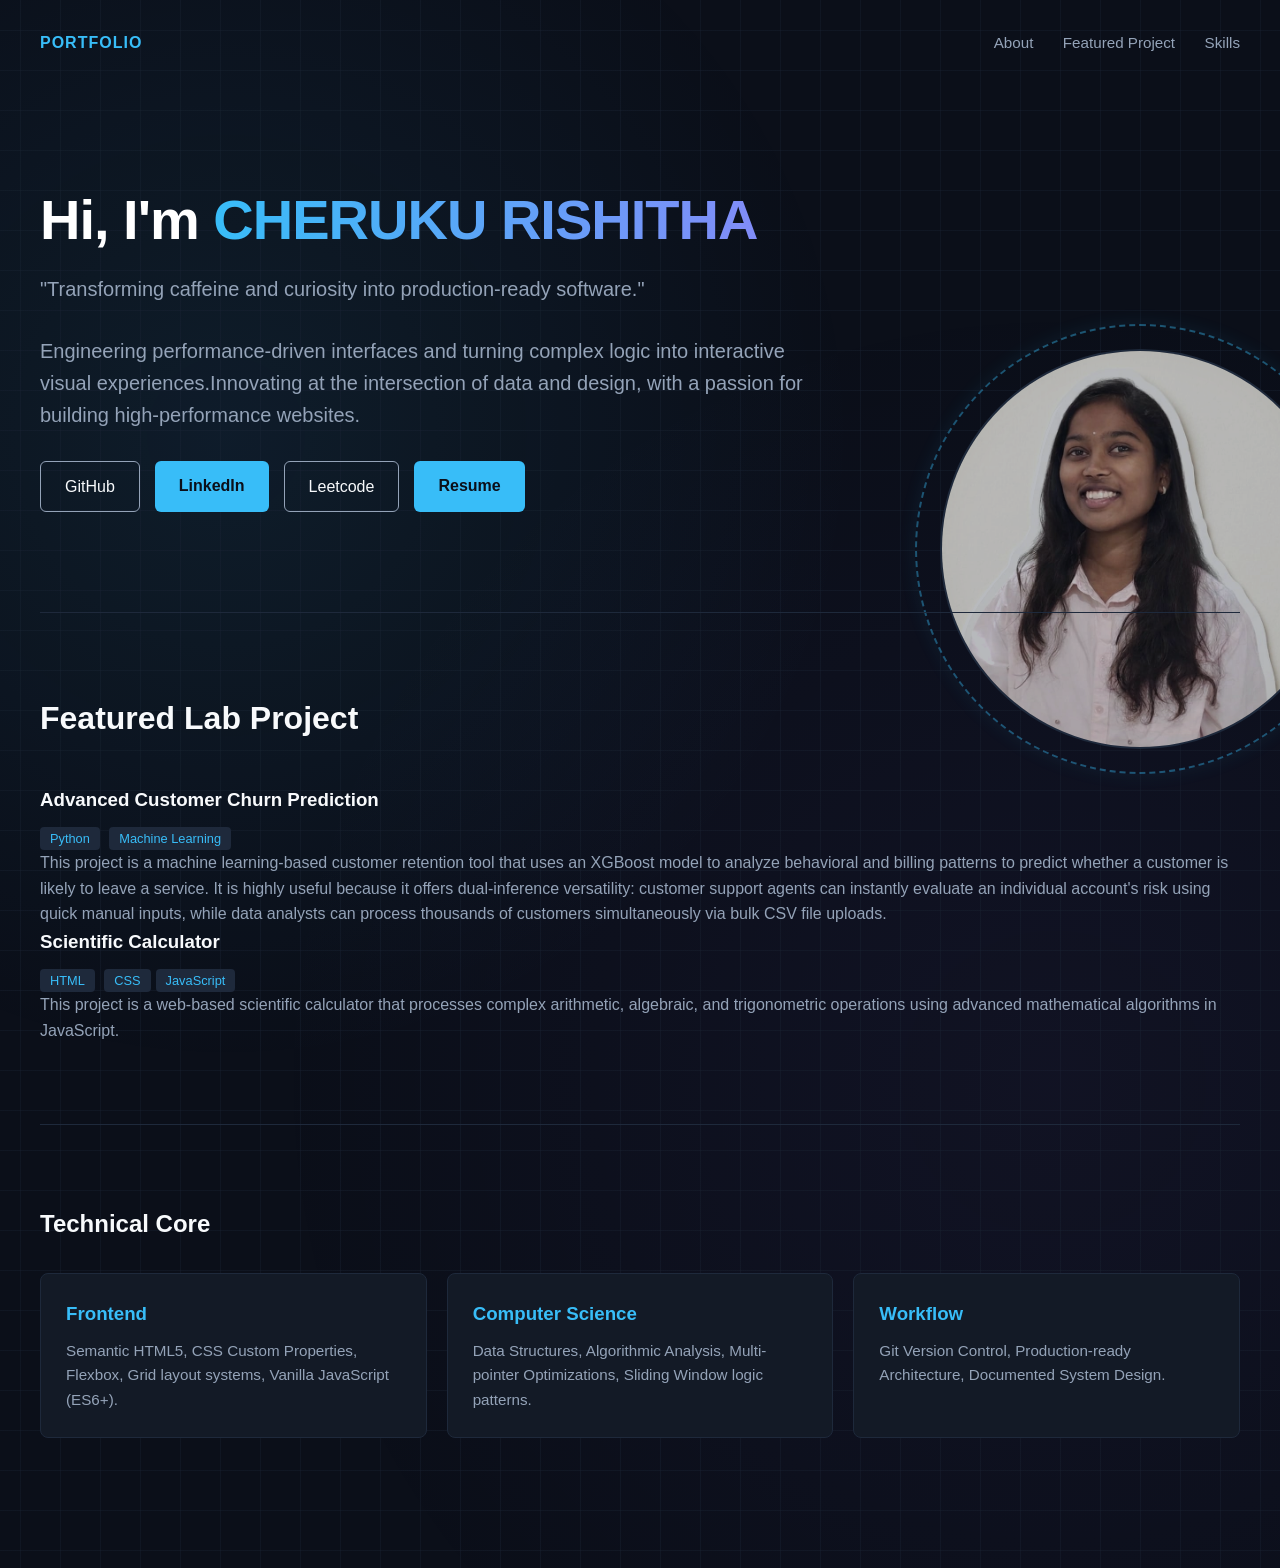
<file: index.html>
<!DOCTYPE html>
<html lang="en">
<head>
    <meta charset="UTF-8">
    <meta name="viewport" content="width=device-width, initial-scale=1.0">
    <title>Developer Portfolio & Lab</title>
    <link rel="stylesheet" href="index.css">
</head>
<body>

    <header>
        <div class="logo"><span>PORTFOLIO</span></div>
        <nav>
            <a href="#about">About</a>
            <a href="#project">Featured Project</a>
            <a href="#skills">Skills</a>
        </nav>
    </header>

    <section id="about" class="hero">
        <div class="hero-content">
            <h1>Hi, I'm <span class="highlight">CHERUKU RISHITHA</span></h1>
            <p>"Transforming caffeine and curiosity into production-ready software."</p>
            <p>Engineering performance-driven interfaces and turning complex logic into interactive visual experiences.Innovating at the intersection of data and design, with a passion for building high-performance websites.</p>
            <div class="social-links">
                <a href="https://github.com/Rishitha2814" target="_blank" class="btn-secondary">GitHub</a>
                <a href="https://www.linkedin.com/in/rishitha-cheruku" target="_blank" class="btn-primary">LinkedIn</a>
                <a href="https://leetcode.com/jrqyJhuxe8/" class="btn-secondary">Leetcode</a>
                <a href="Cheruku_Rishitha_ATS_Resume.pdf" target="_blank" class="btn-primary">Resume</a>
            </div>
        </div>
        <div class="circle-profile-container">
            <div class="rotating-ring"></div>
            <div class="profile-circle-mask">
                <img src="profile_image_2.jpeg" alt="Developer Portrait">
            </div>
        </div>
    </section>

    <section id="project" class="project-section">
        <div class="section-title">
            <h2>Featured Lab Project</h2>
        </div>

            <div class="case-study">
                <h3>Advanced Customer Churn Prediction</h3>
                <p class="tech-tags"><span>Python</span> <span>Machine Learning</span></p>
                <p>This project is a machine learning-based customer retention tool that uses an XGBoost model to analyze behavioral and billing patterns to predict whether a customer is likely to leave a service. It is highly useful because it offers dual-inference versatility: customer support agents can instantly evaluate an individual account's risk using quick manual inputs, while data analysts can process thousands of customers simultaneously via bulk CSV file uploads.</p>
                <h3>Scientific Calculator</h3>
                <p class="tech-tags"><span>HTML</span> <span>CSS</span><span>JavaScript</span></p>
                <p>This project is a web-based scientific calculator that processes complex arithmetic, algebraic, and trigonometric operations using advanced mathematical algorithms in JavaScript.</p>
            </div>
    </section>

    <section id="skills" class="skills-section">
        <h2>Technical Core</h2>
        <div class="skills-grid">
            <div class="skill-card">
                <h3>Frontend</h3>
                <p>Semantic HTML5, CSS Custom Properties, Flexbox, Grid layout systems, Vanilla JavaScript (ES6+).</p>
            </div>
            <div class="skill-card">
                <h3>Computer Science</h3>
                <p>Data Structures, Algorithmic Analysis, Multi-pointer Optimizations, Sliding Window logic patterns.</p>
            </div>
            <div class="skill-card">
                <h3>Workflow</h3>
                <p>Git Version Control, Production-ready Architecture, Documented System Design.</p>
            </div>
        </div>
    </section>
    
    <script src="index.js"></script>
</body>
</html>
</file>
<file: index.css>
:root {
    --bg-dark: #0b0f19;
    --card-bg: #131a26;
    --accent-blue: #38bdf8;
    --accent-green: #4ade80;
    --accent-red: #f87171;
    --text-primary: #f8fafc;
    --text-muted: #94a3b8;
}

* {
    box-sizing: border-box;
    margin: 0;
    padding: 0;
}

body {
    background-color: var(--bg-dark);
    color: var(--text-primary);
    font-family: -apple-system, BlinkMacSystemFont, 'Segoe UI', Roboto, sans-serif;
    line-height: 1.6;
    padding: 0 40px;
    position: relative;
    overflow-x: hidden; /* Prevents unwanted horizontal scroll bars */
    
    animation: fadeInUp 0.8s cubic-bezier(0.16, 1, 0.3, 1) forwards;
}

/* Dynamic Moving/Blurring Ambient Backdrop Layer */
body::before {
    content: "";
    position: fixed;
    top: -50px;
    left: -50px;
    width: calc(100% + 100px);
    height: calc(100% + 100px);
    z-index: -1; /* Pushes the animation safely behind all text elements */
    
    /* Layer 1: Your original grid mesh matrix */
    background-image: 
        linear-gradient(rgba(30, 41, 59, 0.3) 1px, transparent 1px),
        linear-gradient(90deg, rgba(30, 41, 59, 0.3) 1px, transparent 1px),
        /* Layer 2: Soft cyan and purple deep space radial energy blooms */
        radial-gradient(circle at 20% 30%, rgba(56, 189, 248, 0.08) 0%, transparent 40%),
        radial-gradient(circle at 80% 70%, rgba(139, 92, 246, 0.05) 0%, transparent 50%);
    
    background-size: 40px 40px, 40px 40px, 100% 100%, 100% 100%;
    background-position: center top;
    
    /* Drives both the grid drifting locomotion and the organic focus breathing loop */
    animation: 
        backgroundDrift 25s linear infinite,
        atmosphericBlur 12s ease-in-out infinite alternate;
}

/* --- ATMOSPHERIC BLUR & COGNITIVE STATE MOVEMENTS --- */

@keyframes atmosphericBlur {
    0% {
        filter: blur(0px) contrast(100%);
        transform: scale(1);
    }
    50% {
        /* Gently diffuses the matrix lines into a foggy glow midway through the cycle */
        filter: blur(4px) brightness(1.1) contrast(95%);
        transform: scale(1.02); /* Creates a subtle slow-motion breathing swell */
    }
    100% {
        filter: blur(1px) contrast(100%);
        transform: scale(1);
    }
}

/* Optimization fix for your existing backgroundDrift keyframe */
@keyframes backgroundDrift {
    0% { background-position: 0px 0px, 0px 0px, 0% 0%, 0% 0%; }
    100% { background-position: 40px 40px, 40px 40px, 0% 0%, 0% 0%; }
}

/* Header & Nav */
header {
    display: flex;
    justify-content: space-between;
    align-items: center;
    padding: 30px 0;
    
    opacity: 0;
    animation: fadeInUp 0.8s cubic-bezier(0.16, 1, 0.3, 1) 0.1s forwards;
}

.logo {
    font-weight: 800;
    letter-spacing: 1px;
}

.logo span { color: var(--accent-blue); }

nav a {
    color: var(--text-muted);
    text-decoration: none;
    margin-left: 25px;
    font-size: 0.95rem;
    transition: color 0.2s;
}

nav a:hover { color: var(--accent-blue); }

/* Hero Section */
.hero {
    padding: 100px 0;
    max-width: 800px;
    opacity: 0;
    animation: fadeInUp 0.8s cubic-bezier(0.16, 1, 0.3, 1) 0.2s forwards;
}

.hero h1 {
    font-size: 3.5rem;
    margin-bottom: 20px;
    line-height: 1.2;
    font-weight: 800;
    letter-spacing: -1px;
    color: #fff;
}

/* 2. Flowing Text Gradient Effect */
.hero .highlight {
    background: linear-gradient(to right, #38bdf8, #818cf8, #34d399, #38bdf8);
    background-size: 300% auto;
    -webkit-background-clip: text;
    -webkit-text-fill-color: transparent;
    animation: textGradientShift 4s linear infinite;
}

.hero p {
    font-size: 1.25rem;
    color: var(--text-muted);
    margin-bottom: 30px;
}

.social-links {
    display: flex;
    gap: 15px;
}

/* Interactive Elements & Hovers */
a.btn-primary, button {
    background-color: var(--accent-blue);
    color: var(--bg-dark);
    padding: 12px 24px;
    font-weight: 600;
    text-decoration: none;
    border-radius: 6px;
    border: none;
    cursor: pointer;
    transition: all 0.25s cubic-bezier(0.4, 0, 0.2, 1);
}

button:hover:not(:disabled), .btn-primary:hover {
    transform: translateY(-2px);
    box-shadow: 0 4px 20px rgba(56, 189, 248, 0.4);
    background-color: #7dd3fc;
}

button:disabled {
    opacity: 0.6;
    cursor: not-allowed;
    transform: none !important;
    box-shadow: none !important;
}

a.btn-secondary {
    border: 1px solid var(--text-muted);
    color: var(--text-primary);
    padding: 12px 24px;
    text-decoration: none;
    border-radius: 6px;
    transition: all 0.25s cubic-bezier(0.4, 0, 0.2, 1);
}

a.btn-secondary:hover {
    border-color: var(--accent-blue);
    color: var(--accent-blue);
    background-color: rgba(56, 189, 248, 0.05);
    box-shadow: 0 4px 15px rgba(56, 189, 248, 0.05);
}

/* Project Grid Area */
.project-section { 
    padding: 80px 0; 
    border-top: 1px solid #1e293b; 
    opacity: 0;
    animation: fadeInUp 0.8s cubic-bezier(0.16, 1, 0.3, 1) 0.3s forwards;
}

.section-title { margin-bottom: 40px; }
.section-title h2 { font-size: 2rem; margin-bottom: 10px; }
.section-title p { color: var(--text-muted); }

.project-grid {
    display: grid;
    grid-template-columns: 1fr 1fr;
    gap: 40px;
}

@media (max-width: 768px) {
    .project-grid { grid-template-columns: 1fr; }
}
.social-links {
    position: relative; /* Allows z-index to work */
    z-index: 10;        /* Forces it to sit on top of everything else */
}

.social-links a {
    position: relative;
    z-index: 11;
}
/* Embedded Core Engine View */
.app-container {
    background-color: var(--card-bg);
    padding: 30px;
    border-radius: 12px;
    border: 1px solid #1e293b;
    box-shadow: 0 10px 30px rgba(0,0,0,0.2);
    transition: border-color 0.3s ease;
}

.app-container:focus-within {
    border-color: rgba(56, 189, 248, 0.4);
}

.input-area {
    display: flex;
    gap: 10px;
    margin: 20px 0;
}

.input-area input {
    flex: 1;
    background: var(--bg-dark);
    border: 1px solid #334155;
    color: white;
    padding: 10px;
    font-size: 1.1rem;
    text-transform: uppercase;
    border-radius: 6px;
    text-align: center;
    letter-spacing: 2px;
    transition: all 0.25s ease;
}

.input-area input:focus {
    outline: none;
    border-color: var(--accent-blue);
    box-shadow: 0 0 10px rgba(56, 189, 248, 0.15);
}

.visual-track {
    display: flex;
    justify-content: center;
    gap: 10px;
    margin: 30px 0;
    min-height: 60px;
}

.char-box {
    width: 45px;
    height: 45px;
    background-color: var(--bg-dark);
    border: 2px solid #334155;
    display: flex;
    align-items: center;
    justify-content: center;
    font-weight: bold;
    font-size: 1.2rem;
    border-radius: 6px;
    position: relative;
    transition: all 0.3s cubic-bezier(0.4, 0, 0.2, 1);
}

/* 3. Real-Time Processing Vector Logic States */
.char-box.left-ptr, .char-box.right-ptr, .char-box.both-ptr {
    animation: pulseSelect 0.4s ease-out forwards;
    z-index: 10;
}

.char-box.left-ptr { border-color: var(--accent-blue); background-color: #0c4a6e; }
.char-box.right-ptr { border-color: var(--accent-blue); background-color: #0c4a6e; }
.char-box.both-ptr { border-color: #a855f7; background-color: #581c87; }

.char-box.match {
    border-color: var(--accent-green);
    color: var(--accent-green);
    animation: popSuccess 0.4s ease-out forwards;
    box-shadow: 0 0 12px rgba(74, 222, 128, 0.3);
}

.char-box.mismatch {
    border-color: var(--accent-red);
    color: var(--accent-red);
    animation: popSuccess 0.4s ease-out forwards;
    box-shadow: 0 0 12px rgba(248, 113, 113, 0.3);
}

.status-alert {
    text-align: center;
    font-size: 0.95rem;
    color: var(--text-muted);
    background: var(--bg-dark);
    padding: 10px;
    border-radius: 6px;
    transition: all 0.3s ease;
}

/* Content Details */
.case-study h3 { margin-bottom: 10px; }
.tech-tags span {
    background: #1e293b;
    padding: 4px 10px;
    font-size: 0.8rem;
    border-radius: 4px;
    margin-right: 5px;
    color: var(--accent-blue);
}
.case-study h4 { margin: 20px 0 5px 0; color: #cbd5e1; }
.case-study p { color: var(--text-muted); }

/* Tech Skill Cards Layout */
.skills-section { 
    padding: 80px 0; 
    border-top: 1px solid #1e293b; 
    opacity: 0;
    animation: fadeInUp 0.8s cubic-bezier(0.16, 1, 0.3, 1) 0.4s forwards;
}

.skills-grid {
    display: grid;
    grid-template-columns: repeat(auto-fit, minmax(250px, 1fr));
    gap: 20px;
    margin-top: 30px;
}

.skill-card {
    background: var(--card-bg);
    padding: 25px;
    border-radius: 8px;
    border: 1px solid #1e293b;
    transition: transform 0.3s ease, border-color 0.3s ease;
}

.skill-card:hover {
    transform: translateY(-4px);
    border-color: rgba(56, 189, 248, 0.2);
}

.skill-card h3 { margin-bottom: 10px; color: var(--accent-blue); }
.skill-card p { color: var(--text-muted); font-size: 0.95rem; }

footer {
    text-align: center;
    padding: 40px 0;
    color: var(--text-muted);
    font-size: 0.9rem;
    border-top: 1px solid #1e293b;
}

/* --- MASTER MOTION TIMING ANIMATION KEYFRAMES --- */
@keyframes backgroundDrift {
    0% { background-position: 0px 0px; }
    100% { background-position: 40px 40px; }
}

@keyframes textGradientShift {
    0% { background-position: 0% 50%; }
    50% { background-position: 100% 50%; }
    100% { background-position: 0% 50%; }
}

@keyframes fadeInUp {
    from {
        opacity: 0;
        transform: translateY(20px);
    }
    to {
        opacity: 1;
        transform: translateY(0);
    }
}

@keyframes pulseSelect {
    0% { transform: scale(1); }
    50% { transform: scale(1.18); box-shadow: 0 0 15px var(--accent-blue); }
    100% { transform: scale(1.08); }
}

@keyframes popSuccess {
    0% { transform: scale(1); }
    50% { transform: scale(1.22); }
    100% { transform: scale(1); }
}
/* --- FLOATING RIGHT-ALIGNED TRANSPARENT PHOTO TEMPLATE --- */

.hero-container {
    display: flex;
    align-items: center;
    justify-content: space-between;
    gap: 40px;
    width: 100%;
}

/* Container limits dimensions on the right side */
.floating-photo-container {
    position: relative;
    width: 340px;
    height: 400px;
    display: flex;
    justify-content: center;
    align-items: center;
}

/* Image styles making it lighter and background-less */
.floating-photo-container img {
    max-width: 100%;
    max-height: 100%;
    object-fit: contain;
    z-index: 2;
    
    /* Makes the image lighter, slightly translucent, and blends it into the dark mode grid */
    opacity: 0.65;
    filter: brightness(1.1) contrast(95%) drop-shadow(0 0 20px rgba(56, 189, 248, 0.1));
    transition: all 0.4s cubic-bezier(0.4, 0, 0.2, 1);
}

/* When a visitor hovers, the image illuminates smoothly to full visibility */
.floating-photo-container:hover img {
    opacity: 0.95;
    filter: brightness(1.2) contrast(100%) drop-shadow(0 0 30px rgba(56, 189, 248, 0.3));
    transform: translateY(-4px);
}

/* Soft ambient cyan light behind your transparent cut-out image */
.glow-backdrop {
    position: absolute;
    width: 180px;
    height: 180px;
    background: radial-gradient(circle, rgba(56, 189, 248, 0.15) 0%, transparent 70%);
    border-radius: 50%;
    z-index: 1;
    pointer-events: none;
    transition: transform 0.4s ease;
}

.floating-photo-container:hover .glow-backdrop {
    transform: scale(1.3);
}

/* ==========================================================================
   CLEANED CYBERPUNK INTERACTIVE CIRCLE PHOTO LAYOUT (LARGE VERSION)
   ========================================================================== */

   .circle-profile-container {
    position: fixed;
    top: 50%;
    left: 900px;                 /* Perfectly locks element to the screen's right edge */
    transform: translateY(-0%); /* Keeps it centered vertically on the Y-axis */
    width: 400px;                /* Proportional box bounding space */
    height: 400px;
    display: flex;
    justify-content: center;     /* FIX: Changed from 'right' to 'center' */
    align-items: center;         /* FIX: Changed from 'right' to 'center' */
    z-index: 100;                /* Layered safely above your laboratory scroll decks */
}

/* 1. The Perfect Large Circular Mask Container */
.profile-circle-mask {
    width: 400px;
    height: 400px;
    border-radius: 50%;
    overflow: hidden;            /* Clips image backgrounds into a perfect, crisp circle */
    background: var(--card-bg);
    border: 2px solid #1e293b;
    z-index: 3;
    display: flex;
    justify-content: center;     /* FIX: Ensures portrait stays perfectly dead-center */
    align-items: center;         /* FIX: Ensures portrait stays perfectly dead-center */
    box-shadow: inset 0 0 30px rgba(0, 0, 0, 0.7);
}

.profile-circle-mask img {
    width: 100%;
    height: 100%;
    object-fit: cover;           /* Preserves natural photo aspect ratios without squishing faces */
    opacity: 0.7;
    filter: grayscale(15%) brightness(1.05);
    transition: all 0.4s cubic-bezier(0.16, 1, 0.3, 1);
}

/* 2. Outer Neon Rotating Orbit Ring */
.rotating-ring {
    position: absolute;
    width: 450px;                /* FIX: Scaled up from 136px to clear the 420px image circle layout */
    height: 450px;               /* FIX: Scaled up from 136px to match */
    border-radius: 50%;
    border: 2px dashed var(--accent-blue);
    z-index: 2;
    opacity: 0.4;
    box-shadow: 0 0 20px rgba(56, 189, 248, 0.2);
    animation: orbitSpin 16s linear infinite; /* Infinite loop rotation rule */
    transition: all 0.4s ease;
}

/* 3. Micro-Interaction Hover Systems */
.circle-profile-container:hover .profile-circle-mask img {
    opacity: 1;
    filter: grayscale(0%) brightness(1.15);
    transform: scale(1.05);      /* Subtle smooth zoom inside the frame boundary */
}

.circle-profile-container:hover .rotating-ring {
    opacity: 0.9;
    border-color: var(--accent-green); /* Swaps cyan theme to green on live state hovers */
    border-style: solid;
    box-shadow: 0 0 30px rgba(74, 222, 128, 0.4);
    animation-duration: 5s;       /* Speeds up processing spin on hover feedback */
}

/* --- ORBIT ROTATION KEYFRAME --- */
@keyframes orbitSpin {
    from { transform: rotate(0deg); }
    to { transform: rotate(360deg); }
}

/* Responsive Rule: Hide layout tracking completely on mobile viewports so text remains legible */
@media (max-width: 1200px) {
    .circle-profile-container {
        display: none;
    }
}
</file>
